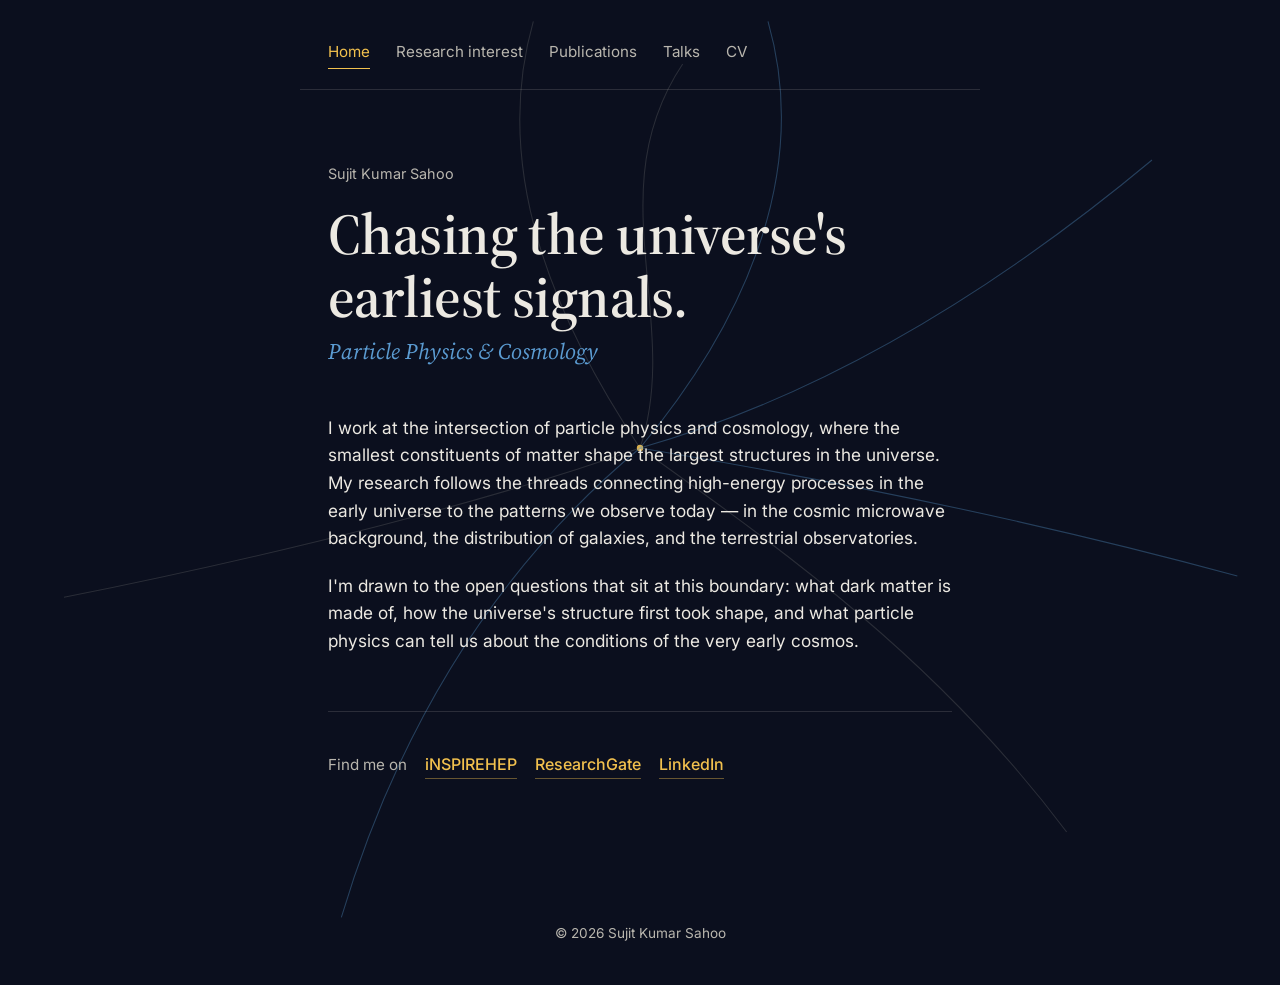
<file: index.html>
<!DOCTYPE html>
<html lang="en">
<head>
<meta charset="UTF-8">
<meta name="viewport" content="width=device-width, initial-scale=1.0">
<title>Sujit Kumar Sahoo</title>
<link rel="preconnect" href="https://fonts.googleapis.com">
<link rel="preconnect" href="https://fonts.gstatic.com" crossorigin>
<link href="https://fonts.googleapis.com/css2?family=Source+Serif+4:opsz,wght@8..60,400;8..60,600&family=Inter:wght@400;500;600&display=swap" rel="stylesheet">
<link rel="stylesheet" href="style.css">
</head>
<body>

<svg class="field" viewBox="0 0 1200 900" preserveAspectRatio="xMidYMid slice" aria-hidden="true">
  <circle class="vertex" cx="600" cy="420" r="3"></circle>
  <path class="track" d="M600,420 C740,380 900,300 1080,150"></path>
  <path class="track" d="M600,420 C700,300 760,160 720,20"></path>
  <path class="track dim" d="M600,420 C520,300 460,160 500,20"></path>
  <path class="track dim" d="M600,420 C460,470 260,520 60,560"></path>
  <path class="track" d="M600,420 C480,520 380,660 320,860"></path>
  <path class="track dim" d="M600,420 C740,520 880,620 1000,780"></path>
  <path class="track dim" d="M600,420 C640,300 560,180 640,60"></path>
  <path class="track" d="M600,420 C720,440 940,480 1160,540"></path>
</svg>

<nav class="site-nav" aria-label="Primary">
  <a href="index.html" aria-current="page">Home</a>
  <a href="research-interest.html">Research interest</a>
  <a href="publications.html">Publications</a>
  <a href="talks.html">Talks</a>
  <a href="cv.html">CV</a>
</nav>

<main>
  <p class="eyebrow">Sujit Kumar Sahoo</p>
  <h1>Chasing the universe's<br>earliest signals.</h1>
  <p class="field-line">Particle Physics &amp; Cosmology</p>

  <p class="bio">I work at the intersection of particle physics and cosmology, where the smallest constituents of matter shape the largest structures in the universe. My research follows the threads connecting high-energy processes in the early universe to the patterns we observe today &mdash; in the cosmic microwave background, the distribution of galaxies, and the terrestrial observatories.</p>

  <p class="bio">I'm drawn to the open questions that sit at this boundary: what dark matter is made of, how the universe's structure first took shape, and what particle physics can tell us about the conditions of the very early cosmos.</p>

  <hr class="divider">

  <div class="connect">
    <span>Find me on</span>
    <a class="link" href="https://inspirehep.net/literature?q=a%20Sujit.Kumar.Sahoo.1" target="_blank" rel="noopener noreferrer">iNSPIREHEP</a>
    <a class="link" href="https://www.researchgate.net/profile/Sujit-Kumar-Sahoo" target="_blank" rel="noopener noreferrer">ResearchGate</a>
    <a class="link" href="https://www.linkedin.com/in/sujit-kumar-sahoo-3p14159" target="_blank" rel="noopener noreferrer">LinkedIn</a>
  </div>
</main>

<footer>&copy; 2026 Sujit Kumar Sahoo</footer>

</body>
</html>
</file>
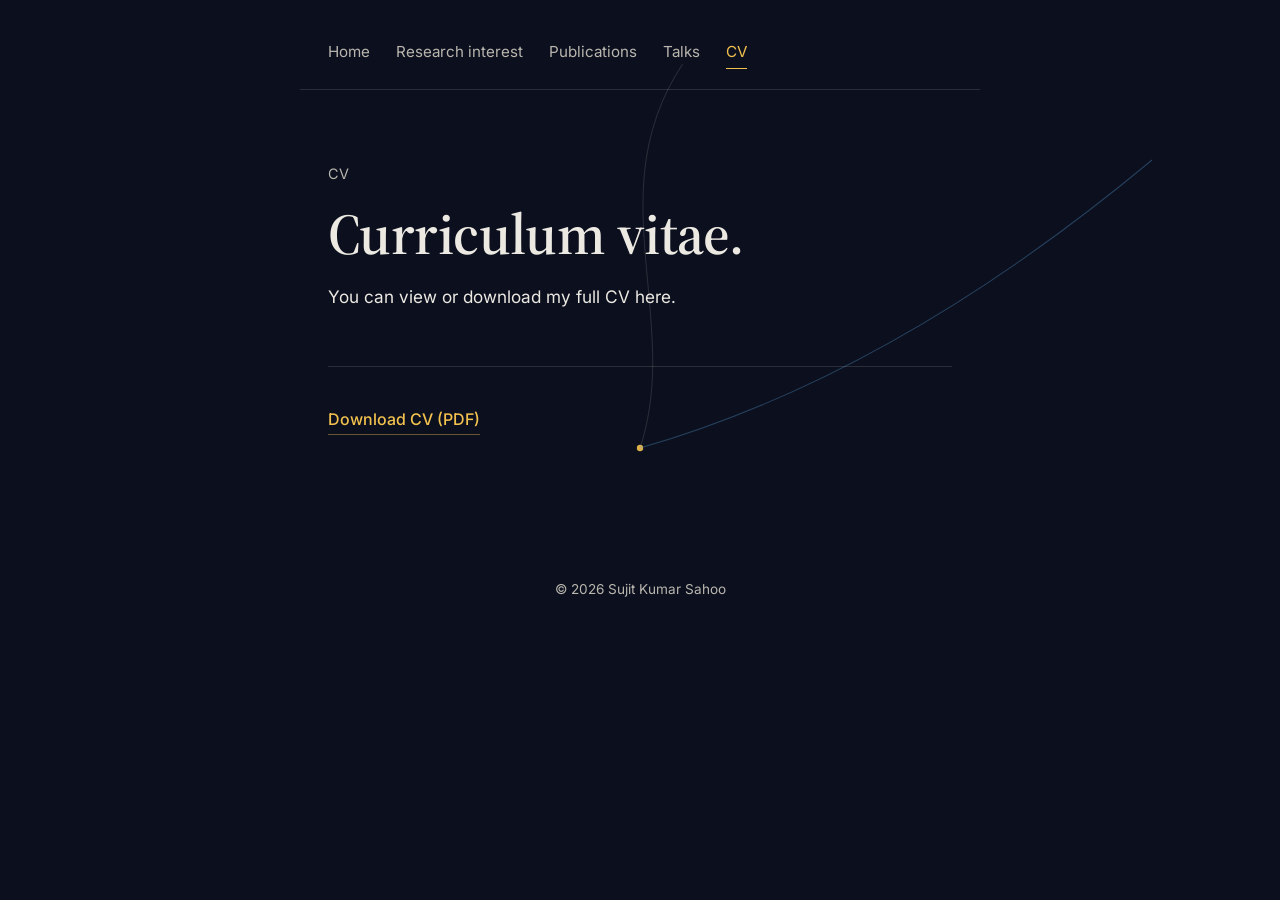
<file: cv.html>
<!DOCTYPE html>
<html lang="en">
<head>
<meta charset="UTF-8">
<meta name="viewport" content="width=device-width, initial-scale=1.0">
<title>CV — Sujit Kumar Sahoo</title>
<link rel="preconnect" href="https://fonts.googleapis.com">
<link rel="preconnect" href="https://fonts.gstatic.com" crossorigin>
<link href="https://fonts.googleapis.com/css2?family=Source+Serif+4:opsz,wght@8..60,400;8..60,600&family=Inter:wght@400;500;600&display=swap" rel="stylesheet">
<link rel="stylesheet" href="style.css">
</head>
<body>

<svg class="field" viewBox="0 0 1200 900" preserveAspectRatio="xMidYMid slice" aria-hidden="true">
  <circle class="vertex" cx="600" cy="420" r="3"></circle>
  <path class="track" d="M600,420 C740,380 900,300 1080,150"></path>
  <path class="track dim" d="M600,420 C640,300 560,180 640,60"></path>
</svg>

<nav class="site-nav" aria-label="Primary">
  <a href="index.html">Home</a>
  <a href="research-interest.html">Research interest</a>
  <a href="publications.html">Publications</a>
  <a href="talks.html">Talks</a>
  <a href="cv.html" aria-current="page">CV</a>
</nav>

<main>
  <p class="eyebrow">CV</p>
  <h1>Curriculum vitae.</h1>

  <p class="bio">You can view or download my full CV here.</p>

  <hr class="divider">

  <div class="connect">
    <a class="link" href="Sujit_Kumar_Sahoo_CV.pdf" target="_blank" rel="noopener noreferrer">Download CV (PDF)</a>
  </div>



</main>

<footer>&copy; 2026 Sujit Kumar Sahoo</footer>

</body>
</html>
</file>
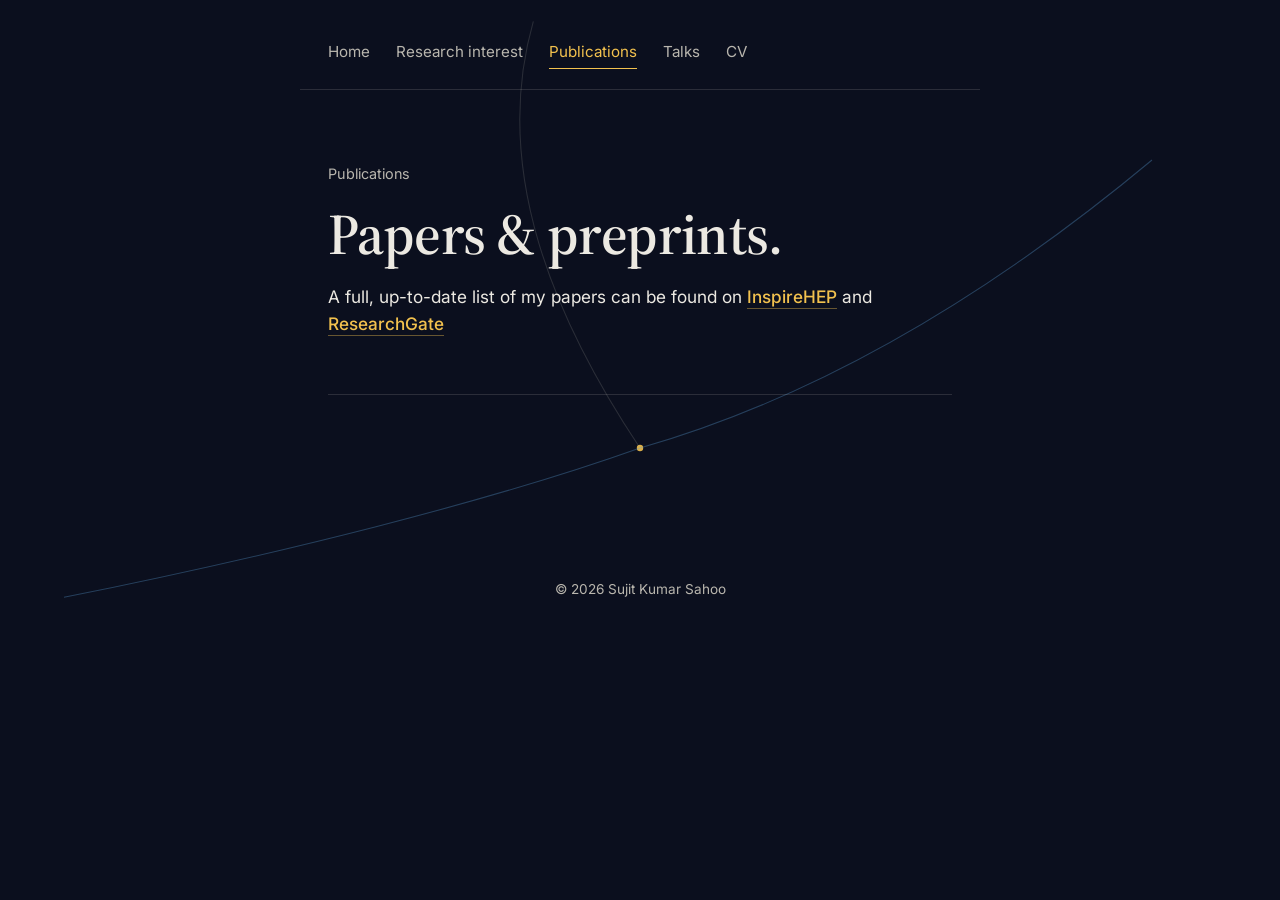
<file: publications.html>
<!DOCTYPE html>
<html lang="en">
<head>
<meta charset="UTF-8">
<meta name="viewport" content="width=device-width, initial-scale=1.0">
<title>Publications — Sujit Kumar Sahoo</title>
<link rel="preconnect" href="https://fonts.googleapis.com">
<link rel="preconnect" href="https://fonts.gstatic.com" crossorigin>
<link href="https://fonts.googleapis.com/css2?family=Source+Serif+4:opsz,wght@8..60,400;8..60,600&family=Inter:wght@400;500;600&display=swap" rel="stylesheet">
<link rel="stylesheet" href="style.css">
</head>
<body>

<svg class="field" viewBox="0 0 1200 900" preserveAspectRatio="xMidYMid slice" aria-hidden="true">
  <circle class="vertex" cx="600" cy="420" r="3"></circle>
  <path class="track" d="M600,420 C740,380 900,300 1080,150"></path>
  <path class="track dim" d="M600,420 C520,300 460,160 500,20"></path>
  <path class="track" d="M600,420 C460,470 260,520 60,560"></path>
</svg>

<nav class="site-nav" aria-label="Primary">
  <a href="index.html">Home</a>
  <a href="research-interest.html">Research interest</a>
  <a href="publications.html" aria-current="page">Publications</a>
  <a href="talks.html">Talks</a>
  <a href="cv.html">CV</a>
</nav>

<main>
  <p class="eyebrow">Publications</p>
  <h1>Papers &amp; preprints.</h1>

  <p class="bio">A full, up-to-date list of my papers can be found on <a class="link" href="https://inspirehep.net/literature?q=a%20Sujit.Kumar.Sahoo.1" target="_blank" rel="noopener noreferrer">InspireHEP</a> and <a class="link" href="https://www.researchgate.net/profile/Sujit-Kumar-Sahoo" target="_blank" rel="noopener noreferrer">ResearchGate</a></p>


  <hr class="divider">

  

</main>

<footer>&copy; 2026 Sujit Kumar Sahoo</footer>

</body>
</html>
</file>
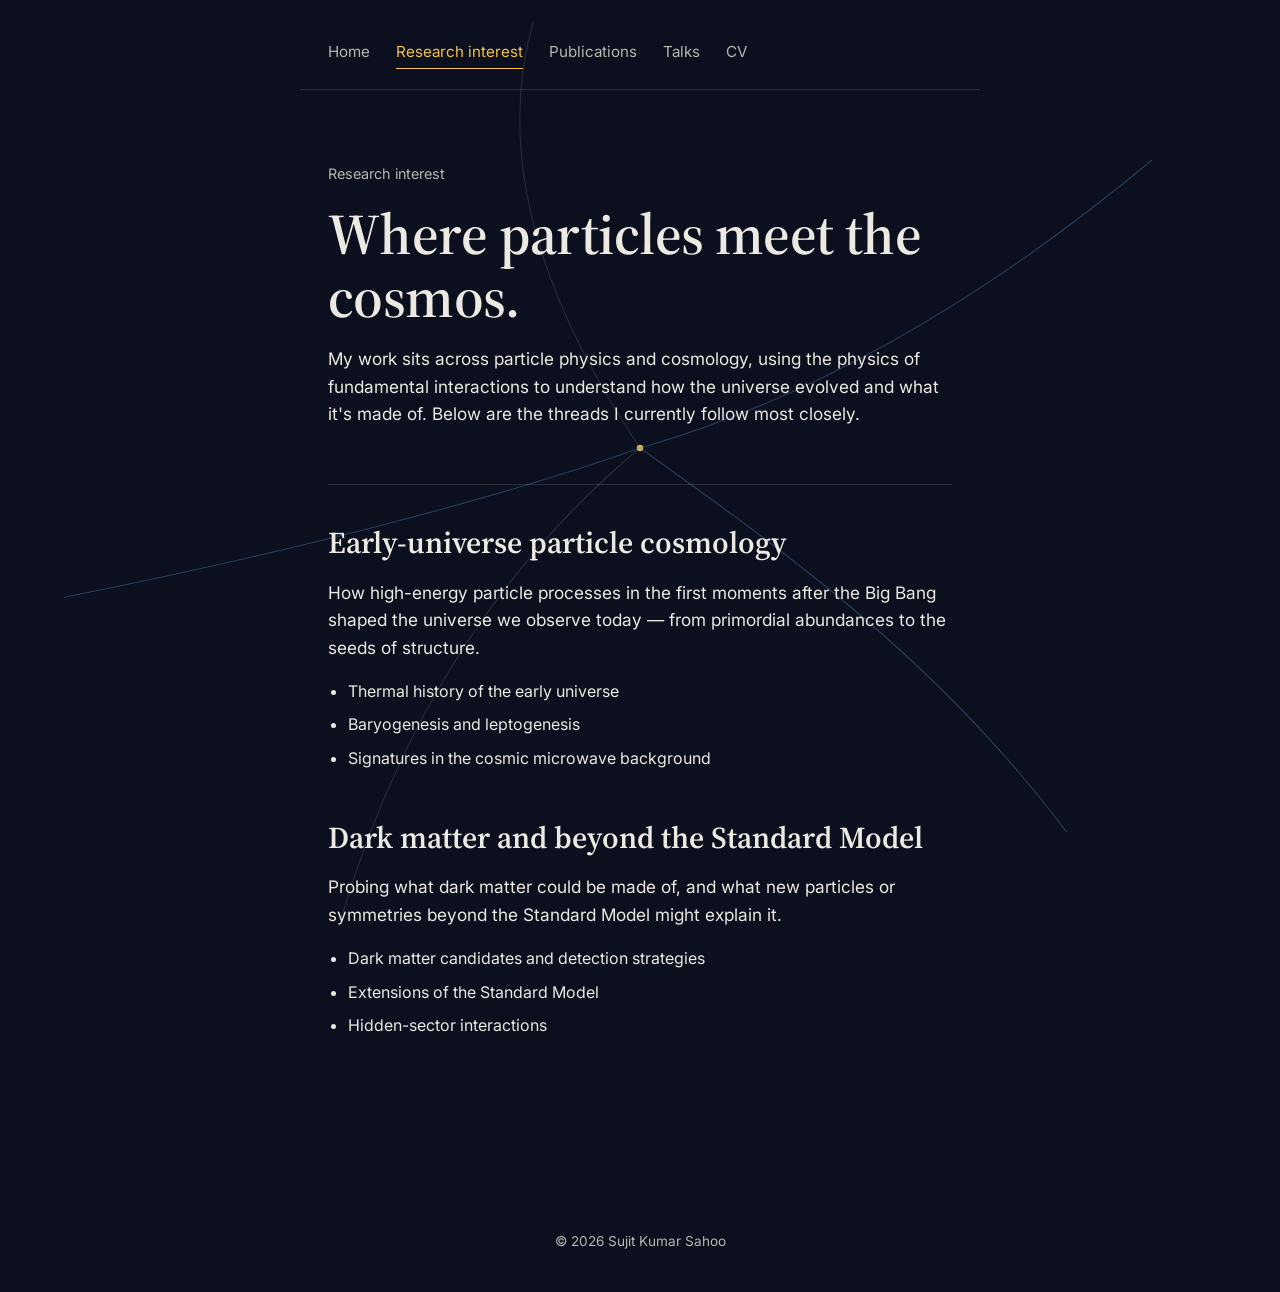
<file: research-interest.html>
<!DOCTYPE html>
<html lang="en">
<head>
<meta charset="UTF-8">
<meta name="viewport" content="width=device-width, initial-scale=1.0">
<title>Research Interest — Sujit Kumar Sahoo</title>
<link rel="preconnect" href="https://fonts.googleapis.com">
<link rel="preconnect" href="https://fonts.gstatic.com" crossorigin>
<link href="https://fonts.googleapis.com/css2?family=Source+Serif+4:opsz,wght@8..60,400;8..60,600&family=Inter:wght@400;500;600&display=swap" rel="stylesheet">
<link rel="stylesheet" href="style.css">
</head>
<body>

<svg class="field" viewBox="0 0 1200 900" preserveAspectRatio="xMidYMid slice" aria-hidden="true">
  <circle class="vertex" cx="600" cy="420" r="3"></circle>
  <path class="track" d="M600,420 C740,380 900,300 1080,150"></path>
  <path class="track dim" d="M600,420 C520,300 460,160 500,20"></path>
  <path class="track" d="M600,420 C460,470 260,520 60,560"></path>
  <path class="track dim" d="M600,420 C480,520 380,660 320,860"></path>
  <path class="track" d="M600,420 C740,520 880,620 1000,780"></path>
</svg>

<nav class="site-nav" aria-label="Primary">
  <a href="index.html">Home</a>
  <a href="research-interest.html" aria-current="page">Research interest</a>
  <a href="publications.html">Publications</a>
  <a href="talks.html">Talks</a>
  <a href="cv.html">CV</a>
</nav>

<main>
  <p class="eyebrow">Research interest</p>
  <h1>Where particles meet the cosmos.</h1>

  

  <p class="bio">My work sits across particle physics and cosmology, using the physics of fundamental interactions to understand how the universe evolved and what it's made of. Below are the threads I currently follow most closely.</p>

  <hr class="divider">

  <div class="topic">
    <h2>Early-universe particle cosmology</h2>
    <p class="body-text">How high-energy particle processes in the first moments after the Big Bang shaped the universe we observe today — from primordial abundances to the seeds of structure.</p>
    <ul>
      <li>Thermal history of the early universe</li>
      <li>Baryogenesis and leptogenesis</li>
      <li>Signatures in the cosmic microwave background</li>
    </ul>
  </div>

  <div class="topic">
    <h2>Dark matter and beyond the Standard Model</h2>
    <p class="body-text">Probing what dark matter could be made of, and what new particles or symmetries beyond the Standard Model might explain it.</p>
    <ul>
      <li>Dark matter candidates and detection strategies</li>
      <li>Extensions of the Standard Model</li>
      <li>Hidden-sector interactions</li>
    </ul>
  </div>


</main>

<footer>&copy; 2026 Sujit Kumar Sahoo</footer>

</body>
</html>
</file>
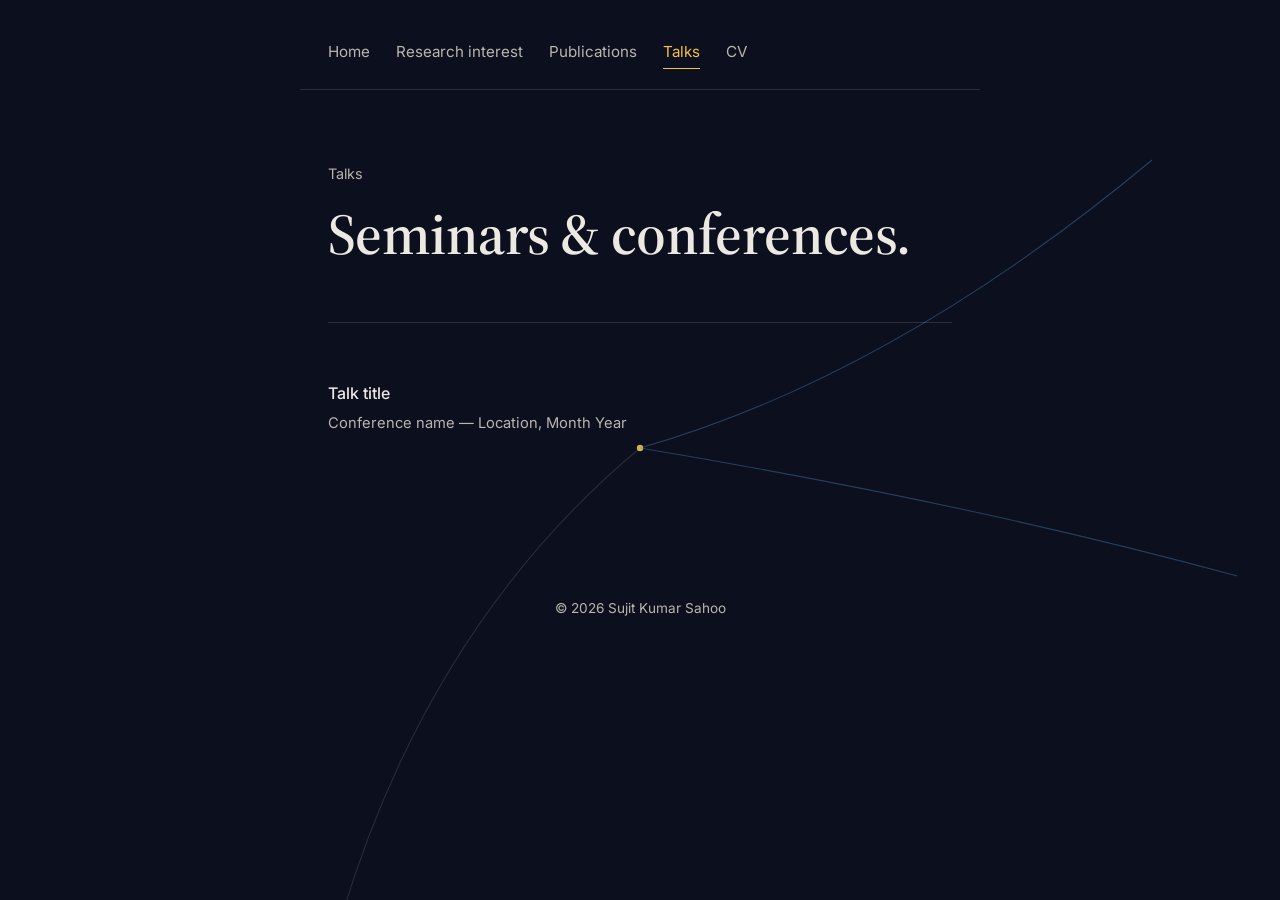
<file: talks.html>
<!DOCTYPE html>
<html lang="en">
<head>
<meta charset="UTF-8">
<meta name="viewport" content="width=device-width, initial-scale=1.0">
<title>Talks — Sujit Kumar Sahoo</title>
<link rel="preconnect" href="https://fonts.googleapis.com">
<link rel="preconnect" href="https://fonts.gstatic.com" crossorigin>
<link href="https://fonts.googleapis.com/css2?family=Source+Serif+4:opsz,wght@8..60,400;8..60,600&family=Inter:wght@400;500;600&display=swap" rel="stylesheet">
<link rel="stylesheet" href="style.css">
</head>
<body>

<svg class="field" viewBox="0 0 1200 900" preserveAspectRatio="xMidYMid slice" aria-hidden="true">
  <circle class="vertex" cx="600" cy="420" r="3"></circle>
  <path class="track" d="M600,420 C740,380 900,300 1080,150"></path>
  <path class="track dim" d="M600,420 C480,520 380,660 320,860"></path>
  <path class="track" d="M600,420 C720,440 940,480 1160,540"></path>
</svg>

<nav class="site-nav" aria-label="Primary">
  <a href="index.html">Home</a>
  <a href="research-interest.html">Research interest</a>
  <a href="publications.html">Publications</a>
  <a href="talks.html" aria-current="page">Talks</a>
  <a href="cv.html">CV</a>
</nav>

<main>
  <p class="eyebrow">Talks</p>
  <h1>Seminars &amp; conferences.</h1>

  

  <hr class="divider">

  <ul class="talk-list">
    <li>
      <span class="pub-title">Talk title</span>
      <span class="talk-meta">Conference name — Location, Month Year</span>
    </li>
  </ul>

</main>

<footer>&copy; 2026 Sujit Kumar Sahoo</footer>

</body>
</html>
</file>
<file: style.css>
:root {
  --night: #0B0F1E;
  --night-deep: #060810;
  --paper: #ECE9E2;
  --paper-dim: #B9B6AE;
  --star: #F2C14E;
  --cherenkov: #5B9BD1;
  --line: rgba(236, 233, 226, 0.14);
}

* { box-sizing: border-box; }

html { scroll-behavior: smooth; }

body {
  margin: 0;
  background: var(--night);
  color: var(--paper);
  font-family: 'Inter', -apple-system, sans-serif;
  line-height: 1.6;
  overflow-x: hidden;
}

@media (prefers-reduced-motion: reduce) {
  * { animation: none !important; transition: none !important; }
}

.field {
  position: fixed;
  inset: 0;
  z-index: 0;
  pointer-events: none;
}

.track {
  stroke: var(--cherenkov);
  stroke-width: 1;
  fill: none;
  opacity: 0.35;
}

.track.dim { stroke: var(--paper-dim); opacity: 0.18; }

.vertex {
  fill: var(--star);
  opacity: 0.9;
}

/* Nav */

nav.site-nav {
  position: relative;
  z-index: 2;
  max-width: 680px;
  margin: 0 auto;
  padding: 40px 28px 0;
  display: flex;
  gap: 26px;
  flex-wrap: wrap;
  border-bottom: 1px solid var(--line);
  padding-bottom: 20px;
}

nav.site-nav a {
  color: var(--paper-dim);
  text-decoration: none;
  font-size: 0.95rem;
  padding-bottom: 4px;
  border-bottom: 1px solid transparent;
  transition: color 0.2s ease, border-color 0.2s ease;
}

nav.site-nav a:hover {
  color: var(--paper);
}

nav.site-nav a[aria-current="page"] {
  color: var(--star);
  border-color: var(--star);
}

nav.site-nav a:focus-visible {
  outline: 2px solid var(--cherenkov);
  outline-offset: 3px;
}

/* Shared content layout */

main {
  position: relative;
  z-index: 1;
  max-width: 680px;
  margin: 0 auto;
  padding: 8vh 28px 16vh;
}

.eyebrow {
  font-size: 0.9rem;
  color: var(--paper-dim);
  margin: 0 0 18px;
}

h1 {
  font-family: 'Source Serif 4', Georgia, serif;
  font-weight: 600;
  font-size: clamp(2.4rem, 6vw, 3.6rem);
  line-height: 1.08;
  margin: 0 0 6px;
  color: var(--paper);
  letter-spacing: -0.01em;
}

h2 {
  font-family: 'Source Serif 4', Georgia, serif;
  font-weight: 600;
  font-size: clamp(1.5rem, 3.4vw, 1.9rem);
  line-height: 1.2;
  margin: 0 0 14px;
  color: var(--paper);
}

.field-line {
  font-family: 'Source Serif 4', Georgia, serif;
  font-style: italic;
  font-size: clamp(1.15rem, 2.6vw, 1.4rem);
  color: var(--cherenkov);
  margin: 0 0 44px;
}

p.bio, p.body-text {
  font-size: 1.08rem;
  max-width: 58ch;
  color: var(--paper);
}

p.bio + p.bio, p.body-text + p.body-text { margin-top: 20px; }

.note {
  font-family: 'Source Serif 4', Georgia, serif;
  font-style: italic;
  color: var(--paper-dim);
  font-size: 0.95rem;
  margin: -8px 0 32px;
}

.divider {
  border: none;
  border-top: 1px solid var(--line);
  margin: 56px 0 40px;
}

.connect {
  display: flex;
  align-items: baseline;
  gap: 18px;
  flex-wrap: wrap;
}

.connect span {
  color: var(--paper-dim);
  font-size: 0.95rem;
}

a.link {
  color: var(--star);
  text-decoration: none;
  font-weight: 500;
  border-bottom: 1px solid rgba(242, 193, 78, 0.4);
  padding-bottom: 1px;
  transition: border-color 0.2s ease, color 0.2s ease;
}

a.link:hover {
  border-color: var(--star);
}

a.link:focus-visible {
  outline: 2px solid var(--cherenkov);
  outline-offset: 3px;
}

/* Research topic blocks */

.topic {
  margin-bottom: 48px;
}

.topic ul {
  margin: 14px 0 0;
  padding-left: 20px;
}

.topic li {
  margin-bottom: 8px;
  color: var(--paper);
}

/* Publications / talks list */

.pub-list, .talk-list {
  list-style: none;
  margin: 0;
  padding: 0;
}

.pub-list li, .talk-list li {
  padding: 18px 0;
  border-top: 1px solid var(--line);
}

.pub-list li:first-child, .talk-list li:first-child {
  border-top: none;
}

.pub-title {
  color: var(--paper);
  font-weight: 500;
  display: block;
  margin-bottom: 4px;
}

.pub-meta, .talk-meta {
  color: var(--paper-dim);
  font-size: 0.92rem;
}

footer {
  position: relative;
  z-index: 1;
  text-align: center;
  color: var(--paper-dim);
  font-size: 0.85rem;
  padding-bottom: 40px;
}
</file>
